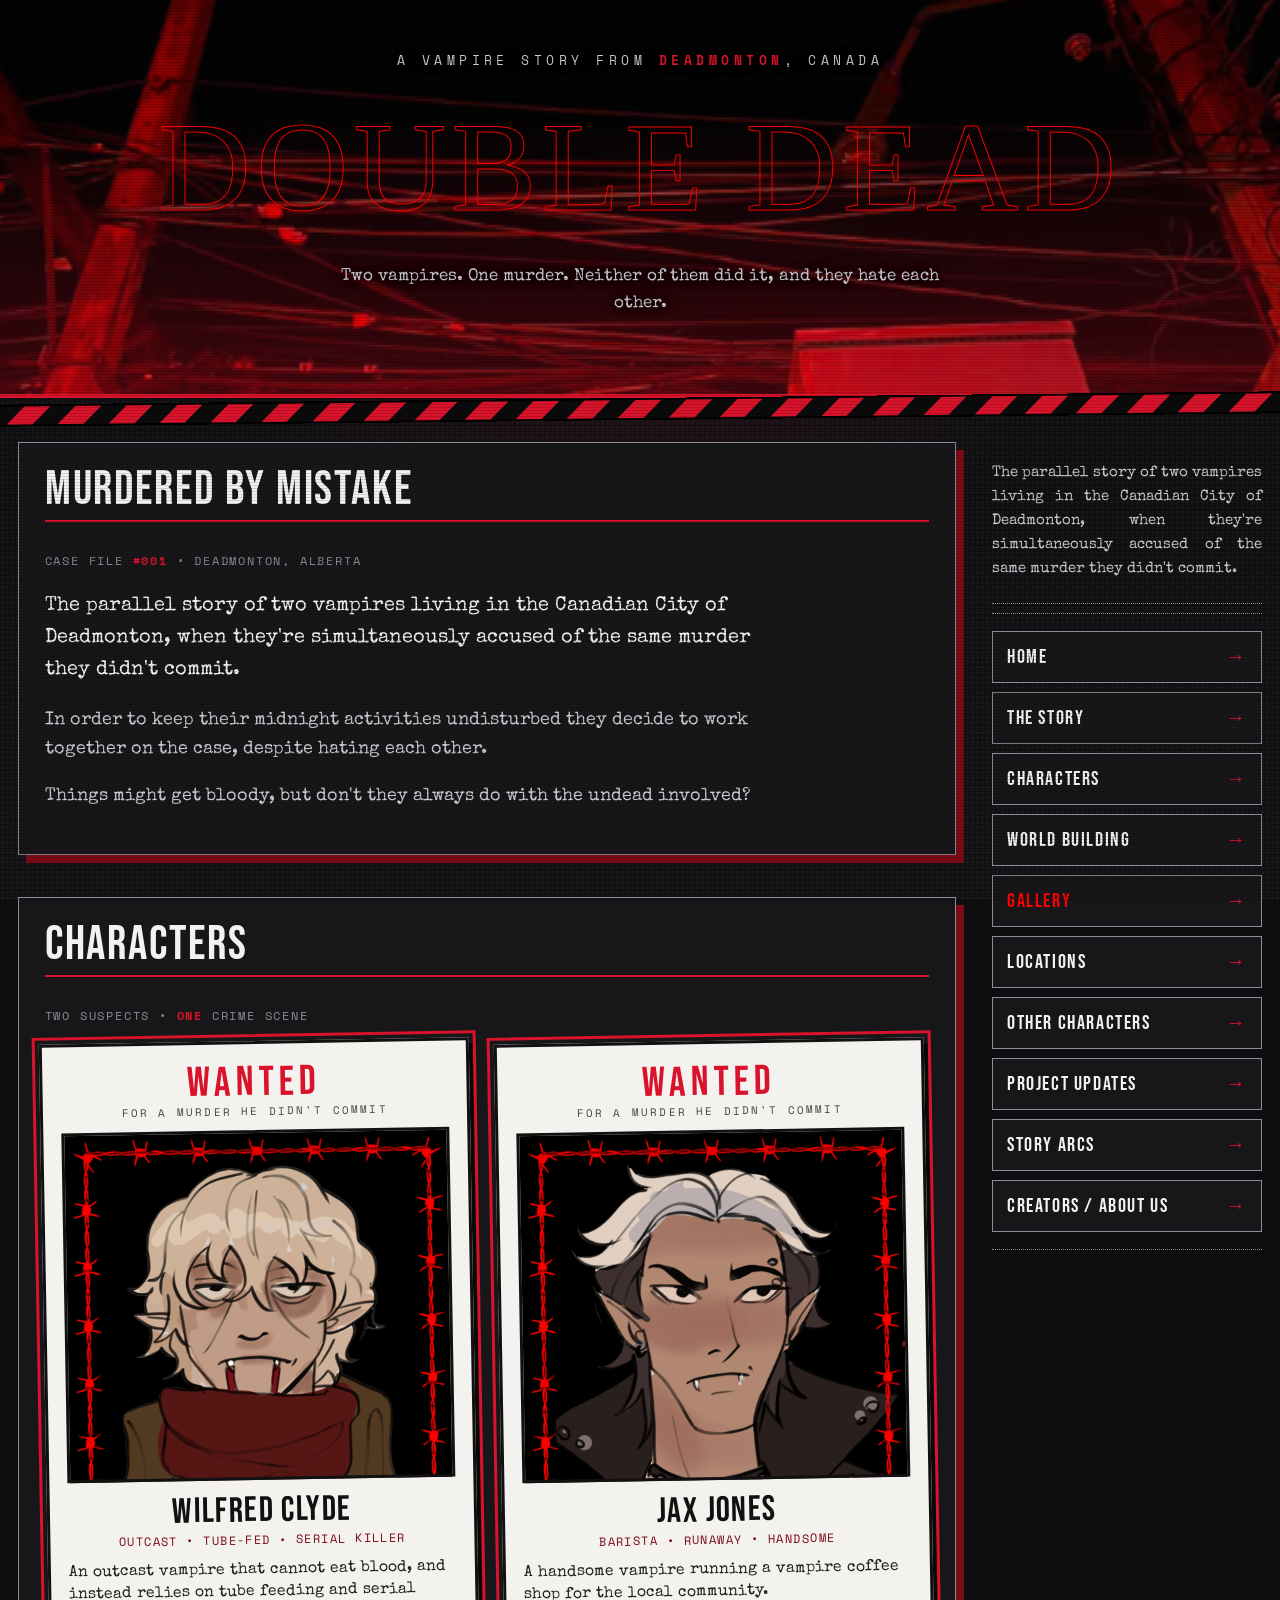
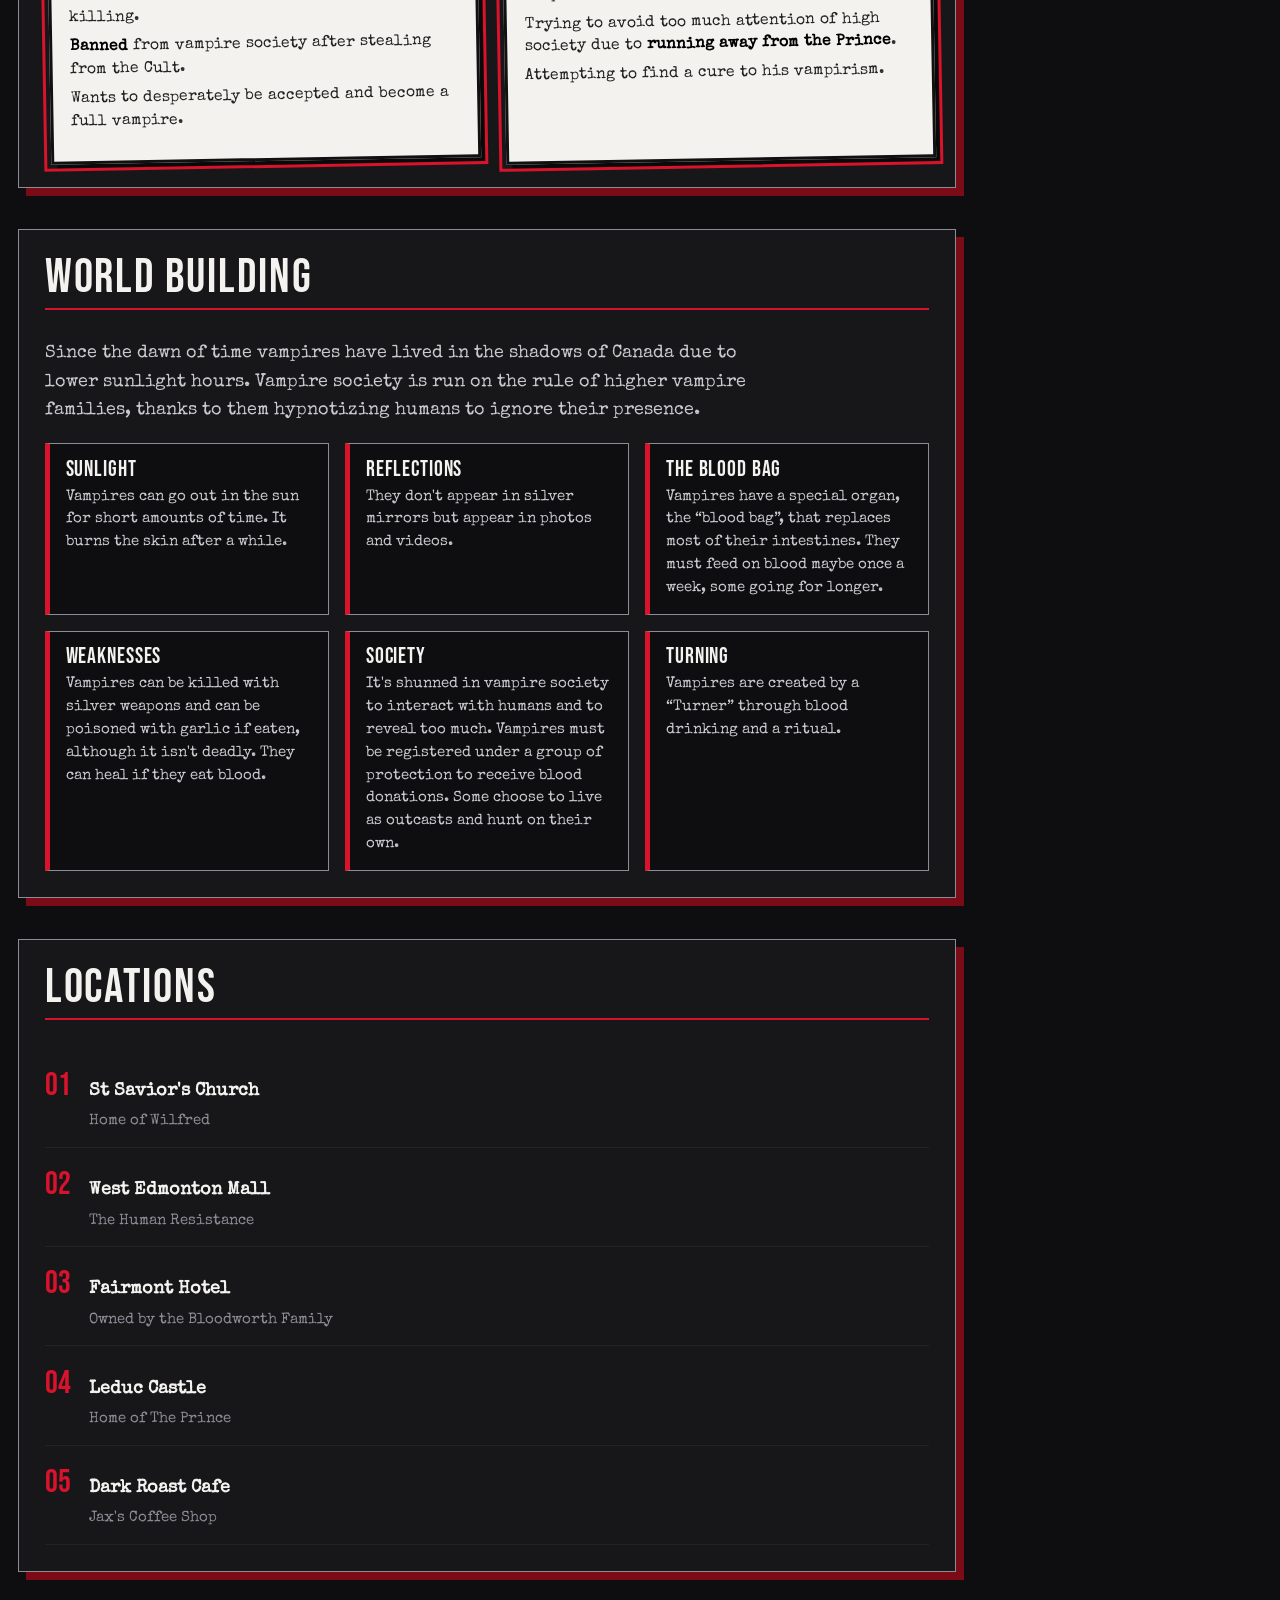
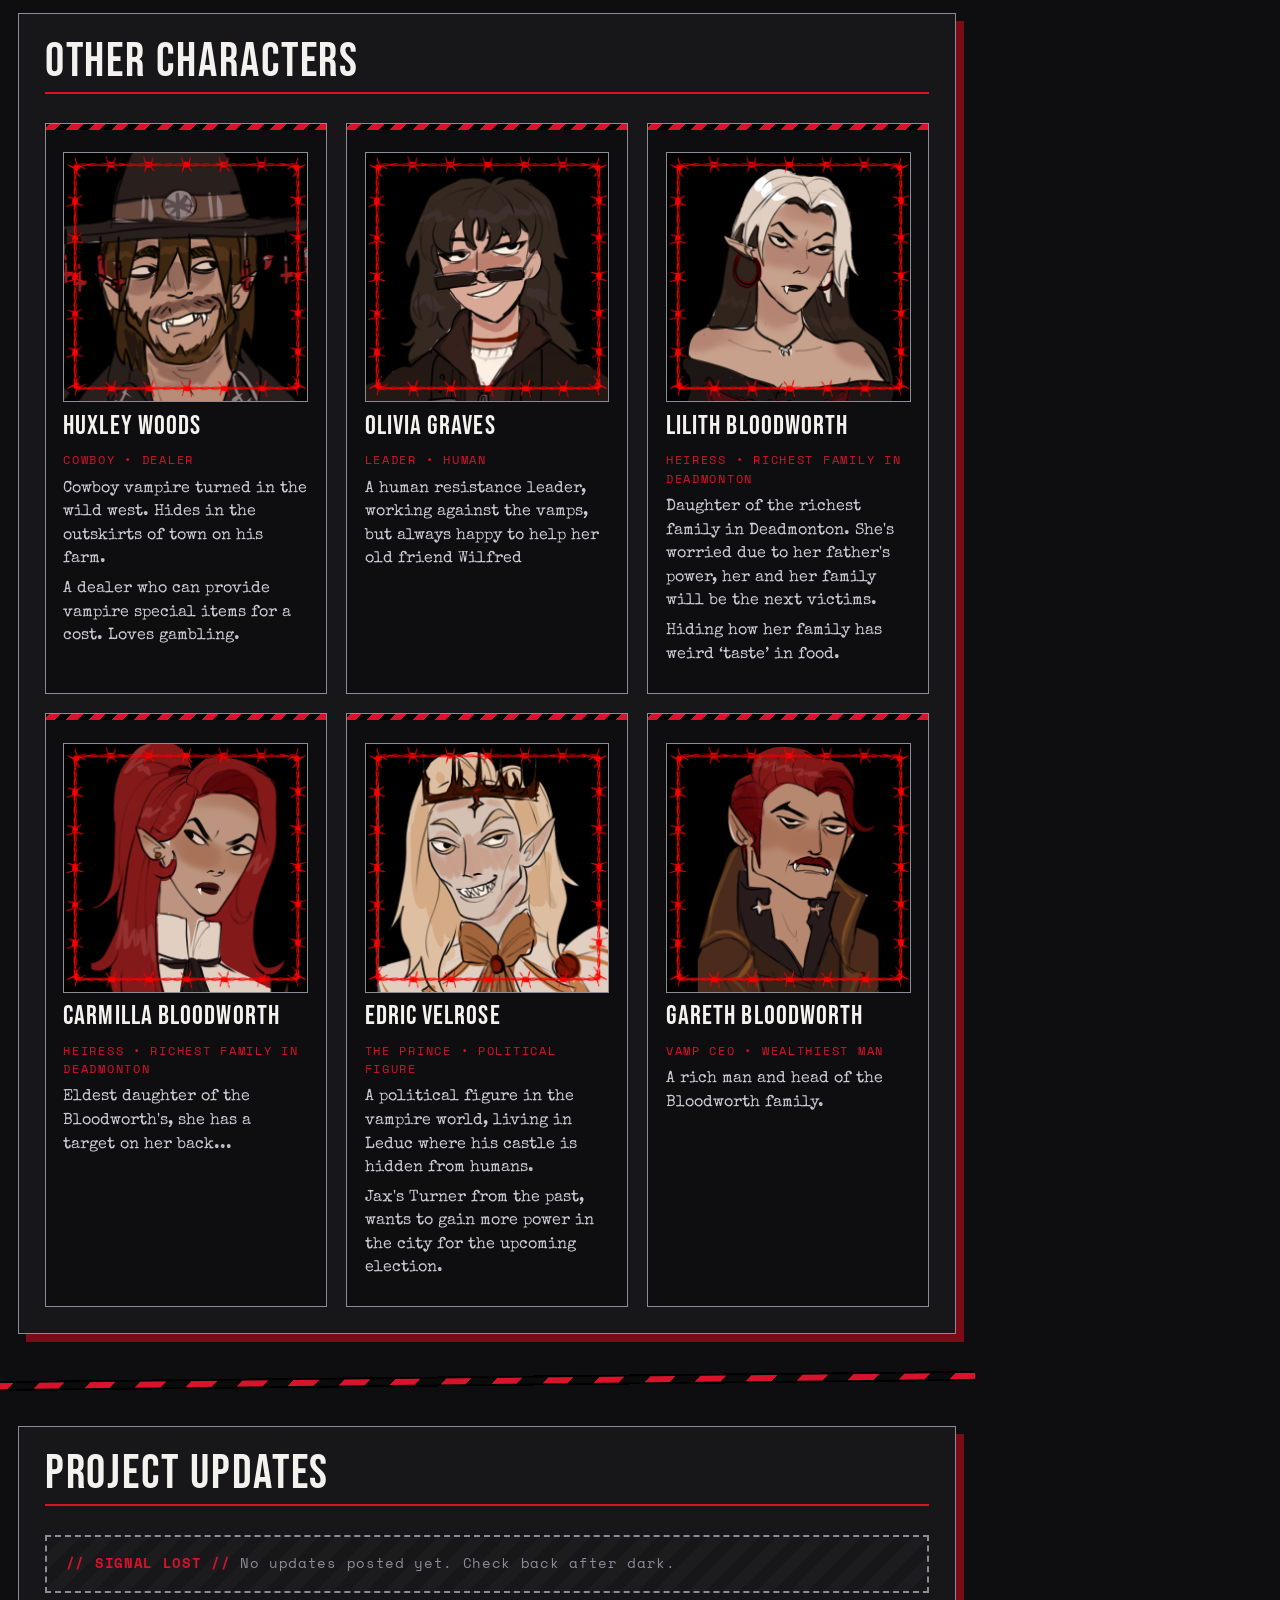
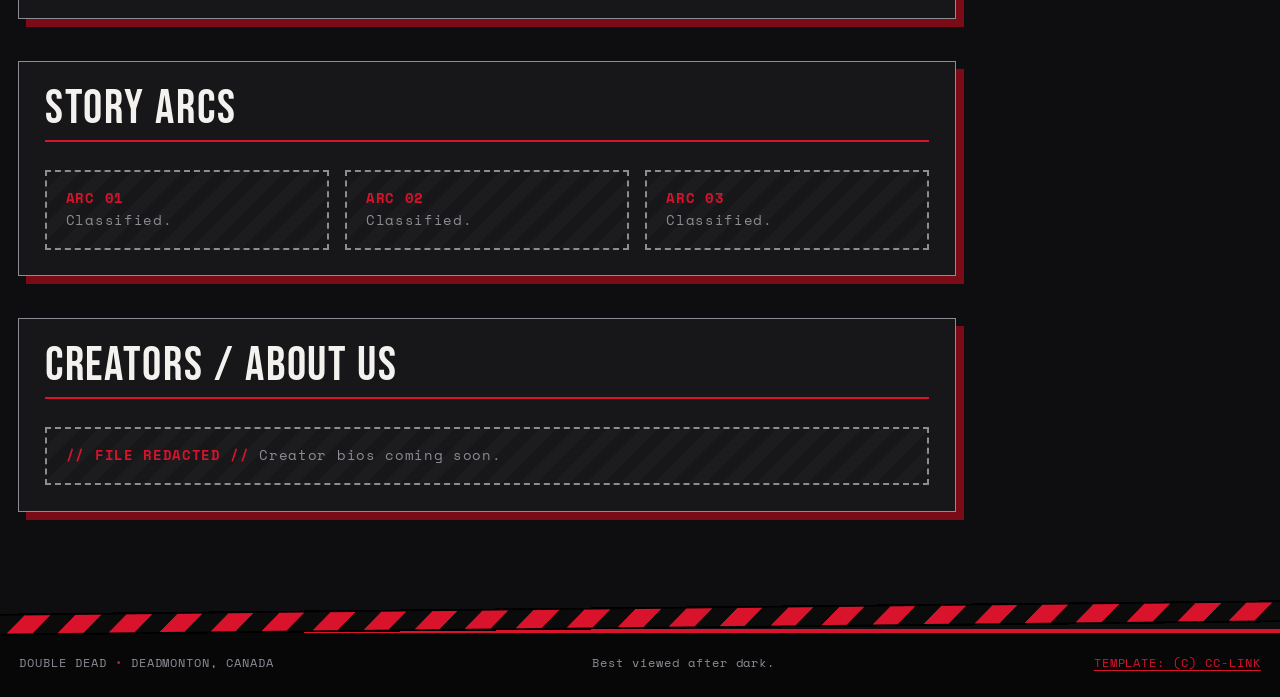
<file: index.html>
<!doctype html>
<html lang="en">
<head>
<!--                       CC-LINK v1.1
      /// A WEBSITE TEMPLATE BY CC DEBTDEATH \\\
          https://debtdeath.neocities.org/
      Restyled for DOUBLE DEAD: red / grey / white, urban vampire edition
-->
  <meta charset="UTF-8">
  <title>DOUBLE DEAD</title>
  <meta name="description" content="The parallel story of two vampires living in the Canadian City of Deadmonton, when they're simultaneously accused of the same murder they didn't commit.">
  <meta name="viewport" content="width=device-width, initial-scale=1.0">
  <meta name="author" content="dani cole">
  <link rel="icon" type="image/svg+xml" href="/church/277.gif">

  <link rel="preconnect" href="https://fonts.googleapis.com">
  <link rel="preconnect" href="https://fonts.gstatic.com" crossorigin>
  <link href="https://fonts.googleapis.com/css2?family=Bebas+Neue&family=Special+Elite&family=Space+Mono:ital,wght@0,400;0,700;1,400&display=swap" rel="stylesheet">

   <link rel="stylesheet" href="homestyle.css">
</head>

<body>

  <!-- header that only shows up on mobile -->
  <header class="mobile-only">
    <a href="#top">DOUBLE DEAD</a>
    <a href="#menu">MENU</a>
  </header>

  <!-- ================= HERO ================= -->
  <div class="hero" id="top">
    <div class="kicker">A vampire story from <b>Deadmonton</b>, Canada</div>
    <h1 id="glow">DOUBLE DEAD</h1>
    <p class="tagline">Two vampires. One murder. Neither of them did it, and they hate each other.</p>

  </div>
  <div class="tape"></div>

  <!-- ================= MAIN ================= -->
  <main>

    <!-- ---------- CONTENT ---------- -->
    <div class="content">

      <!-- SYNOPSIS -->
      <section id="story">
        <article data-tag="the story">
          <h2>Murdered By Mistake</h2>
          <div class="meta">Case file <b>#001</b> &bull; Deadmonton, Alberta</div>
          <p class="lead">The parallel story of two vampires living in the Canadian City of Deadmonton, when they're simultaneously accused of the same murder they didn't commit.</p>
          <p>In order to keep their midnight activities undisturbed they decide to work together on the case, despite hating each other.</p>
          <p>Things might get bloody, but don't they always do with the undead involved?</p>
        </article>
      </section>

      <!-- CHARACTERS -->
      <section id="characters">
        <article data-tag="the accused">
          <h2>Characters</h2>
          <div class="meta">Two suspects &bull; <b>one</b> crime scene</div>

          <div class="split">
            <div class="poster">
              <div class="wanted">WANTED</div>
              <div class="for">for a murder he didn't commit</div>
           
              <div class="mug" style="--photo: url('Art/doubledead_portrait1.png');"></div>
              <h3>Wilfred Clyde</h3>
              <div class="role">Outcast &bull; Tube-fed &bull; Serial killer</div>
              <p>An outcast vampire that cannot eat blood, and instead relies on tube feeding and serial killing.</p>
              <p><b>Banned</b> from vampire society after stealing from the Cult.</p>
              <p>Wants to desperately be accepted and become a full vampire.</p>
            </div>

            <div class="vs">&mdash; VS &mdash;</div>

            <div class="poster">
              <div class="wanted">WANTED</div>
              <div class="for">for a murder he didn't commit</div>
              <!-- >>> JAX IMAGE: change the file path on the next line -->
              <div class="mug" style="--photo: url('Art/doubledead_portrait2.png');"></div>
              <h3>Jax Jones</h3>
              <div class="role">Barista &bull; Runaway &bull; Handsome</div>
              <p>A handsome vampire running a vampire coffee shop for the local community.</p>
              <p>Trying to avoid too much attention of high society due to <b>running away from the Prince</b>.</p>
              <p>Attempting to find a cure to his vampirism.</p>
            </div>
          </div>
        </article>
      </section>

      <!-- WORLD BUILDING -->
      <section id="world">
        <article data-tag="the rules">
          <h2>World Building</h2>
          <p>Since the dawn of time vampires have lived in the shadows of Canada due to lower sunlight hours. Vampire society is run on the rule of higher vampire families, thanks to them hypnotizing humans to ignore their presence.</p>

          <div class="rule-grid">
            <div class="rule">
              <h4>Sunlight</h4>
              <p>Vampires can go out in the sun for short amounts of time. It burns the skin after a while.</p>
            </div>
            <div class="rule">
              <h4>Reflections</h4>
              <p>They don't appear in silver mirrors but appear in photos and videos.</p>
            </div>
            <div class="rule">
              <h4>The Blood Bag</h4>
              <p>Vampires have a special organ, the &ldquo;blood bag&rdquo;, that replaces most of their intestines. They must feed on blood maybe once a week, some going for longer.</p>
            </div>
            <div class="rule">
              <h4>Weaknesses</h4>
              <p>Vampires can be killed with silver weapons and can be poisoned with garlic if eaten, although it isn't deadly. They can heal if they eat blood.</p>
            </div>
            <div class="rule">
              <h4>Society</h4>
              <p>It's shunned in vampire society to interact with humans and to reveal too much. Vampires must be registered under a group of protection to receive blood donations. Some choose to live as outcasts and hunt on their own.</p>
            </div>
            <div class="rule">
              <h4>Turning</h4>
              <p>Vampires are created by a &ldquo;Turner&rdquo; through blood drinking and a ritual.</p>
            </div>
          </div>
        </article>
      </section>

      <!-- LOCATIONS -->
      <section id="locations">
        <article data-tag="the map">
          <h2>Locations</h2>
          <ol class="loc-list">
            <li><div><b>St Savior's Church</b><br><span>Home of Wilfred</span></div></li>
            <li><div><b>West Edmonton Mall</b><br><span>The Human Resistance</span></div></li>
            <li><div><b>Fairmont Hotel</b><br><span>Owned by the Bloodworth Family</span></div></li>
            <li><div><b>Leduc Castle</b><br><span>Home of The Prince</span></div></li>
            <li><div><b>Dark Roast Cafe</b><br><span>Jax's Coffee Shop</span></div></li>
          </ol>
        </article>
      </section>

      <!-- OTHER CHARACTERS -->
      <section id="cast">
        <article data-tag="the usual suspects">
          <h2>Other Characters</h2>
          <div class="cast">

            <div class="card">
              <!-- >>> HUXLEY WOODS IMAGE: change the file path on the next line -->
              <div class="portrait" style="--photo: url('Art/doubledead_portrait3.png');"></div>
              <h3>Huxley Woods</h3>
              <div class="role">Cowboy &bull; Dealer</div>
              <p>Cowboy vampire turned in the wild west. Hides in the outskirts of town on his farm.</p>
              <p>A dealer who can provide vampire special items for a cost. Loves gambling.</p>
            </div>

              <div class="card">
            
              <div class="portrait" style="--photo: url('Art/doubledead_portrait4.png');"></div>
              <h3>Olivia Graves</h3>
              <div class="role">Leader &bull; Human</div>
              <p>A human resistance leader, working against the vamps, but always happy to help her old friend Wilfred</p>
         
            </div>

            <div class="card">
              <div class="portrait" style="--photo: url('Art/doubledead_portrait6.png');"></div>
              <h3>Lilith Bloodworth</h3>
              <div class="role">Heiress &bull; Richest family in Deadmonton</div>
              <p>Daughter of the richest family in Deadmonton. She's worried due to her father's power, her and her family will be the next victims.</p>
              <p>Hiding how her family has weird &lsquo;taste&rsquo; in food.</p>
            </div>

             <div class="card">
             
              <div class="portrait" style="--photo: url('Art/doubledead_portrait8.png');"></div>
              <h3>Carmilla Bloodworth</h3>
              <div class="role">Heiress &bull; Richest family in Deadmonton</div>
              <p>Eldest daughter of the Bloodworth's, she has a target on her back...</p>
              
            </div>

            <div class="card">
              <div class="portrait" style="--photo: url('Art/doubledead_portrait5.png');"></div>
              <h3>Edric Velrose</h3>
              <div class="role">The Prince &bull; Political figure</div>
              <p>A political figure in the vampire world, living in Leduc where his castle is hidden from humans.</p>
              <p>Jax's Turner from the past, wants to gain more power in the city for the upcoming election.</p>
            </div>

              <div class="card">
              <!-- >>> EDRIC VELROSE IMAGE: change the file path on the next line -->
              <div class="portrait" style="--photo: url('Art/doubledead_portrait7.png');"></div>
              <h3>Gareth Bloodworth</h3>
              <div class="role">Vamp CEO &bull; Wealthiest Man</div>
              <p>A rich man and head of the Bloodworth family.</p>
         
            </div>

          </div>
        </article>
      </section>

      <div class="tape thin"></div>

      <!-- PROJECT UPDATES -->
      <section id="updates">
        <article data-tag="fresh blood">
          <h2>Project Updates</h2>
          <div class="stub"><b>// SIGNAL LOST //</b> No updates posted yet. Check back after dark.</div>
        </article>
      </section>

      <!-- STORY ARCS -->
      <section id="arcs">
        <article data-tag="the plot">
          <h2>Story Arcs</h2>
          <div class="cols-3">
            <div class="stub"><b>ARC 01</b><br>Classified.</div>
            <div class="stub"><b>ARC 02</b><br>Classified.</div>
            <div class="stub"><b>ARC 03</b><br>Classified.</div>
          </div>
        </article>
      </section>

      <!-- CREATORS -->
      <section id="about">
        <article data-tag="behind the fangs">
          <h2>Creators / About Us</h2>
          <div class="stub"><b>// FILE REDACTED //</b> Creator bios coming soon.</div>
        </article>
      </section>

    </div> <!-- end content -->

    <!-- ---------- SIDEBAR ---------- -->
    <div class="sidebar">

      <div class="widget">
        
      
        <div id="intro">
          <p id="bio">The parallel story of two vampires living in the Canadian City of Deadmonton, when they're simultaneously accused of the same murder they didn't commit.</p>
        </div>
      </div>

       <nav id="menu">
        <a href="#top">Home</a>
        <a href="#story">The Story</a>
        <a href="#characters">Characters</a>
        <a href="#world">World Building</a>
         <a href="gallery.html" style="color: red">Gallery</a>
        <a href="#locations">Locations</a>
        <a href="#cast">Other Characters</a>
        <a href="#updates">Project Updates</a>
        <a href="#arcs">Story Arcs</a>
        <a href="#about">Creators / About Us</a>
      </nav>

      <!-- <div class="widget">
        <h2>Night Rules</h2>
        <ul class="rules">
          <li>Silver kills</li>
          <li>Garlic stings</li>
          <li>Blood heals</li>
          <li>Never reveal too much</li>
          <li>Never trust a Prince</li>
        </ul>
      </div> -->

    </div> <!-- end sidebar -->

  </main>

  <div class="tape"></div>
  <footer>
    <p>DOUBLE DEAD <span class="red">&bull;</span> DEADMONTON, CANADA</p>
    <p> Best viewed after dark.</p>
    <p class="template-credits"><a href="https://debtdeath.neocities.org/templates">TEMPLATE: (C) CC-LINK</a></p>
  </footer>

</body>
</html>
</file>
<file: homestyle.css>
:root {
  --widthSidebar: 270px;

  --bg:        #0e0e10;   /* asphalt */
  --bg-2:      #17171a;   /* wet concrete */
  --bg-3:      #232327;   /* panel grey */
  --grey:      #8c8c94;   /* mid grey */
  --grey-lt:   #c9c9ce;   /* light grey */
  --white:     #f4f2ee;   /* paper white */
  --red:       #d8132b;   /* blood */
  --red-dk:    #7a0b17;   /* dried blood */
  --red-glow:  #ff2a44;

  /* >>> TITLE GLOW COLOUR (from your original theme) */
  --colorLink: red;
 
  --hero-image: url("banner.png");

  --fontHead: 'Bebas Neue', Impact, 'Arial Narrow', sans-serif;
  --fontText: 'Special Elite', 'Courier New', monospace;
  --fontMono: 'Space Mono', 'Courier New', monospace;

  --border:    1px solid var(--grey);
  --borderDot: 1px dotted var(--grey);
  --shadow:    8px 8px 0 var(--red-dk);
}

::selection { background: var(--red); color: var(--white); }
* { box-sizing: border-box; }
html { scroll-behavior: smooth; }

body {
  margin: 0;
  min-height: 100vh;
  display: flex;
  flex-flow: column;
  font-family: var(--fontText);
  font-size: 18px;
  line-height: 1.6;
  color: var(--white);
  background-color: var(--bg);
  /* concrete grit + halftone dots + street-light vignette */
  background-image:
    radial-gradient(ellipse at 50% -10%, rgba(216,19,43,.18), transparent 55%),
    radial-gradient(rgba(255,255,255,.045) 1px, transparent 1.2px),
    linear-gradient(180deg, #0e0e10, #131316);
  background-size: auto, 5px 5px, auto;
  background-attachment: fixed;
}

/* faint scanlines over everything */
body::after {
  content: "";
  position: fixed; inset: 0;
  pointer-events: none;
  background: repeating-linear-gradient(0deg, rgba(0,0,0,.14) 0 1px, transparent 1px 3px);
  z-index: 50;
}

a { color: var(--red); text-underline-offset: 3px; }
a:hover { color: var(--bg); background: var(--red); text-decoration: none; }

h1, h2, h3, h4 { font-family: var(--fontHead); font-weight: 400; letter-spacing: .04em; margin: 0 0 .4em; line-height: 1.05; }

/* ---------- HEADER / HERO ---------- */
.hero {
  position: relative;
  text-align: center;
  padding: 3.2rem 1rem 3.4rem;
  border-bottom: 4px solid var(--red);
  background-color: var(--bg);
  background-image:
    linear-gradient(180deg, rgba(14,14,16,.15) 30%, rgba(216,19,43,.28) 100%),
    var(--hero-image);
  background-size: cover, cover;
  background-position: center, center;
  background-repeat: no-repeat, no-repeat;
  overflow: hidden;
}
.hero .kicker, .hero .tagline { text-shadow: 0 1px 6px #000, 0 0 12px #000; }
.hero .kicker {
  font-family: var(--fontMono);
  font-size: .8rem;
  letter-spacing: .35em;
  text-transform: uppercase;
  color: var(--grey-lt);
}
.hero .kicker b { color: var(--red); }

/* ---- title glow: your original theme CSS + font ---- */
@font-face {
  font-family: 'PixelFraktur';
  src: url('https://lsiekiera.neocities.org/fonts/PixelFraktur.ttf');
}

@keyframes glow {
  0%   { text-shadow: 0 0 15px var(--colorLink); }
  50%  { text-shadow: 0 0 1px var(--colorLink); }
  100% { text-shadow: 0 0 15px var(--colorLink); }
}
@-webkit-keyframes glow {
  0%   { text-shadow: 0 0 15px var(--colorLink); }
  50%  { text-shadow: 0 0 1px var(--colorLink); }
  100% { text-shadow: 0 0 15px var(--colorLink); }
}

#glow {
    -webkit-background-clip: text;
    background-clip: text;
    font-family: 'PixelFraktur', 'Times New Roman', serif;
    -webkit-text-fill-color: transparent;
    -webkit-text-stroke: 1px var(--colorLink);
    font-size: clamp(3rem, 12vw, 8rem);
    line-height: 1.1;
    margin: .2em 0;
    animation: glow 3s linear infinite;
}

/* Glowing animation */
@keyframes glow {
    0%, 100% {
        text-shadow: 0 0 5px var(--colorLink),
                     0 0 10px var(--colorLink);
    }
    50% {
        text-shadow: 0 0 15px var(--colorLink),
                     0 0 30px var(--colorLink),
                     0 0 45px var(--colorLink);
    }
}



.tagline {
  max-width: 640px;
  margin: 0 auto 1.4rem;
  color: var(--grey-lt);
  font-size: 1.05rem;
}

/* caution tape divider */
.tape {
  height: 22px;
  background: repeating-linear-gradient(-45deg, var(--red) 0 18px, #0b0b0c 18px 36px);
  border-block: 2px solid #000;
  transform: rotate(-.6deg);
  margin: 0 -2%;
  position: relative; z-index: 2;
}
.tape.thin { height: 10px; margin-block: 2.5rem; }

/* ---------- LAYOUT ---------- */
main {
  display: flex;
  flex-flow: row wrap;
  align-items: flex-start;
  width: 100%;
  max-width: 1280px;
  margin: 0 auto;
  flex: 1;
}

.sidebar {
  flex: 1 1 var(--widthSidebar);
  max-width: calc(var(--widthSidebar) + 2em);
  padding: 1.2em 1em;
  position: sticky;
  top: 0;
}

.content {
  flex: 4 1 20em;
  padding: 1.2em 1em 3em;
  min-width: 0;
}

/* ---------- SIDEBAR ---------- */
.widget {
  padding: .8rem 0 1rem;
  border-bottom: var(--borderDot);
  font-size: 15px;
}
.widget h2 {
  font-size: 1.5rem;
  color: var(--red);
  border-bottom: 2px solid var(--red-dk);
  padding-bottom: .15em;
}
.widget p { margin: .4em 0; }

#intro { text-align: justify; color: var(--grey-lt); }

.sigil {
  width: 100%;
  max-width: 130px;
  margin: 0 auto .6rem;
  display: block;
}

nav { padding: 8px 0; border-top: var(--borderDot); border-bottom: var(--borderDot); margin-top: .6rem; }
nav a {
  display: block;
  padding: .45em .7em;
  margin: .45em 0;
  background: var(--bg-2);
  border: var(--border);
  color: var(--white);
  font-family: var(--fontHead);
  font-size: 1.25rem;
  letter-spacing: .08em;
  text-decoration: none;
  position: relative;
  transition: transform .12s, background .12s;
}
nav a::after { content: "\2192"; position: absolute; right: .7em; color: var(--red); }
nav a:hover { background: var(--red); color: var(--white); transform: translateX(5px); }
nav a:hover::after { color: var(--white); }

.rules { list-style: none; padding: 0; margin: .5em 0 0; }
.rules li { padding: .35em 0; border-bottom: 1px solid var(--bg-3); color: var(--grey-lt); }
.rules li::before { content: "\2020  "; color: var(--red); }

/* ---------- ARTICLE CARDS ---------- */
section { scroll-margin-top: 1rem; }

article {
  background: var(--bg-2);
  border: var(--border);
  box-shadow: var(--shadow);
  padding: 1.4rem 1.6rem 1.6rem;
  margin: 0 0 2.6rem;
  position: relative;
}
/* graffiti-ish corner tag */
/* article::before {
  content: attr(data-tag);
  position: absolute;
  top: -.9rem; right: 1rem;
  font-family: var(--fontMono);
  font-size: .72rem;
  letter-spacing: .2em;
  text-transform: uppercase;
  background: var(--red);
  color: var(--white);
  padding: .15rem .6rem;
  transform: rotate(2deg);
} */
article h2 {
  font-size: clamp(2rem, 5vw, 3rem);
  border-bottom: 2px solid var(--red);
  padding-bottom: .1em;
  margin-bottom: .6em;
}
article h3 { font-size: 1.9rem; color: var(--white); }
article p { max-width: 720px; }
article p.lead { font-size: 1.25rem; color: var(--white); }
article p, article li { color: var(--grey-lt); }
article b { color: var(--white); }

.postdate, .meta {
  font-family: var(--fontMono);
  font-size: .75rem;
  letter-spacing: .15em;
  text-transform: uppercase;
  color: var(--grey);
  margin-bottom: .8rem;
}
.meta b { color: var(--red); }

/* ---------- WANTED POSTERS (the two leads) ---------- */
.split {
  display: grid;
  grid-template-columns: 1fr 1fr;
  gap: 1.6rem;
  margin-top: 1rem;
}

.poster {
  background: var(--white);
  color: #111;
  padding: 1.1rem 1.1rem 1.3rem;
  border: 3px solid #111;
  outline: 3px solid var(--red);
  outline-offset: 4px;
  position: relative;
  text-align: center;
  transform: rotate(-1deg);
  box-shadow: 6px 6px 0 rgba(0,0,0,.6);
}
.poster:nth-child(2) { transform: rotate(1.2deg); }
.poster .wanted {
  font-family: var(--fontHead);
  font-size: 2.6rem;
  color: var(--red);
  letter-spacing: .12em;
  line-height: 1;
}
.poster .for {
  font-family: var(--fontMono);
  font-size: .68rem;
  letter-spacing: .2em;
  text-transform: uppercase;
  color: #444;
  margin-bottom: .6rem;
}
.mug {
  height: 350px;
  margin: .4rem auto .8rem;
  /* the photo sits on top; the grey silhouette shows until you add one */
  background-image:
    var(--photo, none),
    radial-gradient(circle at 50% 38%, #3a3a3f 0 26%, transparent 27%),
    radial-gradient(ellipse at 50% 108%, #3a3a3f 0 46%, transparent 47%),
    repeating-linear-gradient(0deg, #cfcfd3 0 3px, #bdbdc2 3px 6px);
  background-size: cover, auto, auto, auto;
  background-position: center top, center, center, center;
  background-repeat: no-repeat, no-repeat, no-repeat, repeat;
  border: 3px solid #111;
  position: relative;
}
/*.mug::after {*/
/*  content: "NOT GUILTY";*/
/*  position: absolute; left: 50%; bottom: 10px;*/
/*  transform: translateX(-50%) rotate(-6deg);*/
/*  font-family: var(--fontHead);*/
/*  font-size: 1.5rem;*/
/*  letter-spacing: .1em;*/
/*  color: var(--red);*/
/*  border: 3px solid var(--red);*/
/*  padding: 0 .4rem;*/
/*  background: rgba(244,242,238,.85);*/
/*  white-space: nowrap;*/
/*}*/
.poster h3 { color: #111; font-size: 2.2rem; margin: 0; }
.poster .role { font-family: var(--fontMono); font-size: .75rem; letter-spacing: .12em; text-transform: uppercase; color: var(--red-dk); margin-bottom: .6rem; }
.poster p { color: #222; font-size: .98rem; text-align: left; margin: .4rem 0; line-height: 1.45; }
.poster p b { color: #000; }

.vs {
  grid-column: 1 / -1;
  text-align: center;
  font-family: var(--fontHead);
  font-size: 1.4rem;
  letter-spacing: .3em;
  color: var(--grey);
  margin: -.4rem 0;
  display: none;   /* shown on mobile only */
}

/* ---------- WORLD RULES GRID ---------- */
.rule-grid {
  display: grid;
  grid-template-columns: repeat(auto-fit, minmax(240px, 1fr));
  gap: 1rem;
  margin: 1rem 0 0;
}
.rule {
  background: var(--bg);
  border: var(--border);
  border-left: 5px solid var(--red);
  padding: .9rem 1rem;
}
.rule h4 { font-size: 1.35rem; color: var(--white); margin-bottom: .2em; }
.rule p { margin: 0; font-size: .95rem; line-height: 1.5; }

/* ---------- LOCATIONS ---------- */
.loc-list { list-style: none; padding: 0; margin: 0; counter-reset: loc; }
.loc-list li {
  counter-increment: loc;
  display: flex;
  align-items: baseline;
  gap: 1rem;
  padding: .7rem 0;
  border-bottom: 1px solid var(--bg-3);
  font-size: 1.15rem;
}
.loc-list li::before {
  content: counter(loc, decimal-leading-zero);
  font-family: var(--fontHead);
  font-size: 2rem;
  color: var(--red);
  min-width: 2.2ch;
}
.loc-list b { color: var(--white); }
.loc-list span { color: var(--grey); font-size: .95rem; }

/* ---------- SUPPORTING CAST ---------- */
.cast {
  display: grid;
  grid-template-columns: repeat(auto-fit, minmax(250px, 1fr));
  gap: 1.2rem;
}
.card {
  background: var(--bg);
  border: var(--border);
  padding: 1rem 1.1rem 1.2rem;
  position: relative;
}
.card::before {
  content: "";
  position: absolute; left: 0; top: 0; right: 0; height: 6px;
  background: repeating-linear-gradient(-45deg, var(--red) 0 8px, #000 8px 16px);
}
.portrait {
  height: 250px;
  margin: .8rem 0 .2rem;
  border: var(--border);
  background-image:
    var(--photo, none),
    radial-gradient(circle at 50% 38%, #3a3a3f 0 24%, transparent 25%),
    radial-gradient(ellipse at 50% 108%, #3a3a3f 0 44%, transparent 45%),
    repeating-linear-gradient(0deg, #232327 0 3px, #1b1b1e 3px 6px);
  background-size: cover, auto, auto, auto;
  background-position: center top, center, center, center;
  background-repeat: no-repeat, no-repeat, no-repeat, repeat;
}
.card h3 { margin-top: .6rem; font-size: 1.7rem; }
.card .role { font-family: var(--fontMono); font-size: .72rem; letter-spacing: .15em; text-transform: uppercase; color: var(--red); margin-bottom: .5rem; }
.card p { font-size: .98rem; line-height: 1.5; margin: .4em 0; }

/* ---------- COMING SOON / PLACEHOLDER ---------- */
.stub {
  border: 2px dashed var(--grey);
  padding: 1rem 1.2rem;
  color: var(--grey);
  font-family: var(--fontMono);
  font-size: .85rem;
  letter-spacing: .05em;
  background: repeating-linear-gradient(135deg, transparent 0 12px, rgba(255,255,255,.02) 12px 24px);
}
.stub b { color: var(--red); }

.cols-3 { display: grid; grid-template-columns: repeat(auto-fit, minmax(210px, 1fr)); gap: 1rem; }

/* ---------- FOOTER ---------- */
footer {
  border-top: 4px solid var(--red);
  background: #070708;
  padding: 1.2rem 1.2rem 1.6rem;
  font-family: var(--fontMono);
  font-size: .75rem;
  letter-spacing: .08em;
  color: var(--grey);
  display: flex;
  flex-flow: row wrap;
  justify-content: space-between;
  gap: .5rem 2rem;
}
footer p { margin: 0; }
footer .red { color: var(--red); }

/* ---------- MOBILE ---------- */
header.mobile-only { display: none; }

@media screen and (max-width: 760px) {
  body { font-size: 17px; }

  header.mobile-only {
    display: flex;
    position: sticky; top: 0; z-index: 60;
    justify-content: space-between;
    align-items: center;
    padding: .5rem 1rem;
    background: #070708;
    border-bottom: 2px solid var(--red);
    font-family: var(--fontHead);
    font-size: 1.3rem;
    letter-spacing: .1em;
  }
  header.mobile-only a { text-decoration: none; }

  .sidebar { order: 2; position: static; max-width: 100%; flex-basis: 100%; }
  .content { order: 1; padding: 1rem .6rem 2rem; }

  article { padding: 1.2rem 1rem 1.3rem; box-shadow: 5px 5px 0 var(--red-dk); }
  .split { grid-template-columns: 1fr; }
  .vs { display: block; }
  .poster, .poster:nth-child(2) { transform: none; }
}

@media (prefers-reduced-motion: reduce) {
  #glow { animation: none; }
  html { scroll-behavior: auto; }
}
</file>
